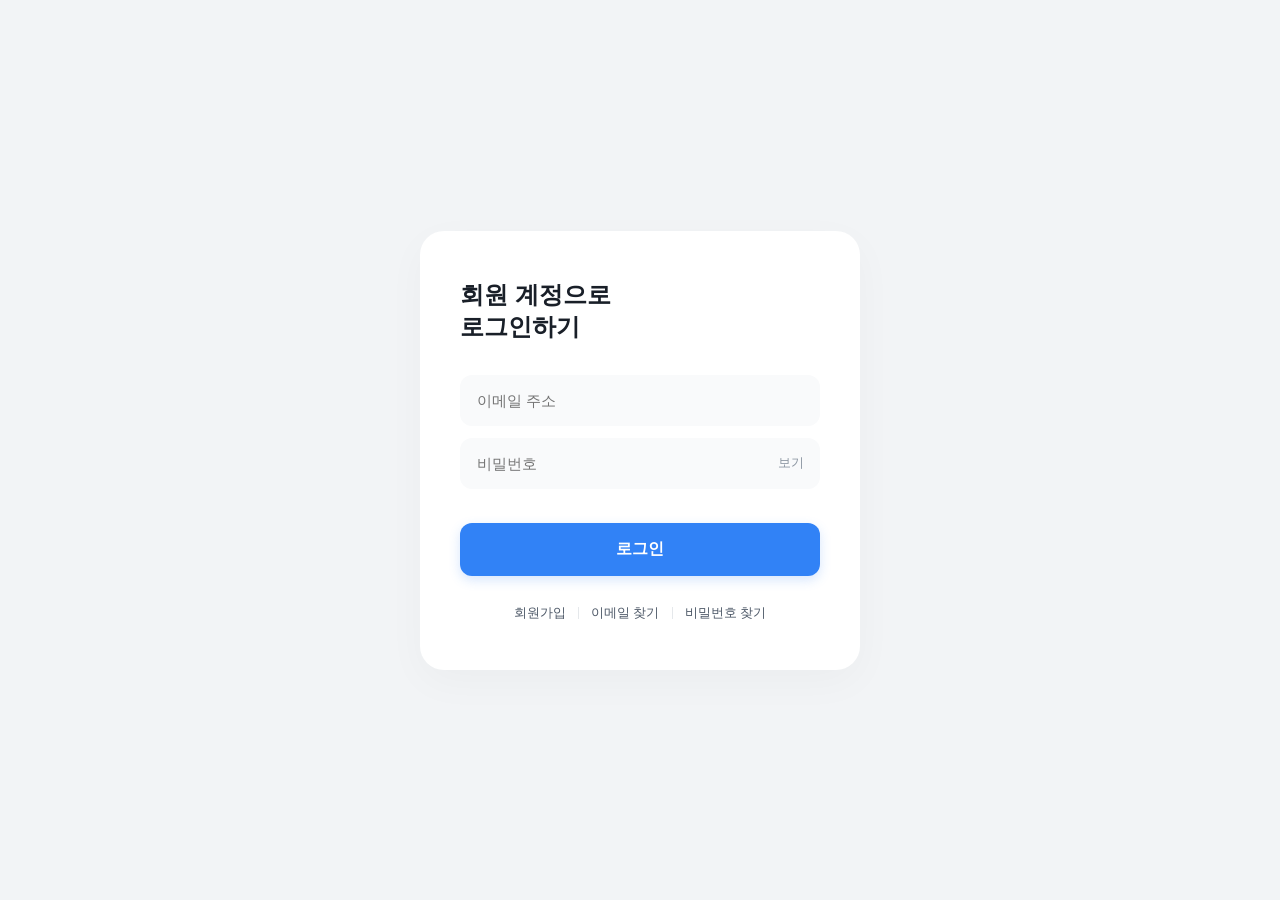
<file: index.html>
<!DOCTYPE html>
<html lang="ko">
<head>
    <meta charset="UTF-8">
    <meta name="viewport" content="width=device-width, initial-scale=1.0">
    <title>로그인</title>
    <style>
        body { font-family: -apple-system, BlinkMacSystemFont, "Malgun Gothic", "맑은 고딕", helvetica, sans-serif; background-color: #f2f4f6; display: flex; justify-content: center; align-items: center; height: 100vh; margin: 0; -webkit-font-smoothing: antialiased; }
        .login-container { background-color: #ffffff; padding: 48px 40px; border-radius: 24px; box-shadow: 0 12px 40px rgba(0, 0, 0, 0.03); width: 360px; }
        h2 { margin: 0 0 32px 0; color: #191f28; font-size: 24px; font-weight: 700; text-align: left; }
        .input-group { margin-bottom: 12px; }
        input { width: 100%; padding: 16px; background-color: #f9fafb; border: 1px solid transparent; border-radius: 12px; box-sizing: border-box; font-size: 15px; color: #191f28; outline: none; transition: all 0.2s ease; }
        input:hover { background-color: #f2f4f6; }
        input:focus { background-color: #ffffff; border-color: #3182f6; box-shadow: 0 0 0 1px #3182f6; }
        .password-container { position: relative; margin-bottom: 24px; width: 100%; }
        .password-container input { padding-right: 65px; }
        .password-container .toggle-btn { position: absolute; right: 16px; top: 50%; transform: translateY(-50%); color: #8b95a1; cursor: pointer; font-size: 13px; font-weight: 500; user-select: none; transition: color 0.2s ease; }
        .password-container .toggle-btn:hover { color: #4e5968; }
        button[type="submit"] { width: 100%; padding: 16px; background-color: #3182f6; color: #ffffff; border: none; border-radius: 12px; font-size: 16px; font-weight: 600; cursor: pointer; box-shadow: 0 4px 12px rgba(49, 130, 246, 0.2); transition: all 0.2s ease; margin-top: 10px; }
        button[type="submit"]:hover { background-color: #1b64da; box-shadow: 0 6px 16px rgba(49, 130, 246, 0.3); }
        button[type="submit"]:active { transform: scale(0.98); }
        .links { margin-top: 28px; display: flex; justify-content: center; align-items: center; font-size: 13px; gap: 12px; }
        .links a { color: #4e5968; text-decoration: none; font-weight: 500; transition: color 0.2s ease; }
        .links a:hover { color: #3182f6; }
        .links .divider { width: 1px; height: 12px; background-color: #e5e8eb; }
    </style>
</head>
<body>
    <div class="login-container">
        <h2>회원 계정으로<br>로그인하기</h2>
        
        <form id="loginForm">
            <div class="input-group">
                <input type="email" id="loginEmail" placeholder="이메일 주소" required>
            </div>
            
            <div class="password-container">
                <input type="password" id="loginPassword" placeholder="비밀번호" required>
                <span class="toggle-btn" id="togglePassword">보기</span>
            </div>
            
            <button type="submit">로그인</button>
        </form>
        
        <div class="links">
            <a href="register.html">회원가입</a>
            <div class="divider"></div>
            <a href="forgot-email.html">이메일 찾기</a>
            <div class="divider"></div>
            <a href="forgot-password.html">비밀번호 찾기</a>
        </div>
    </div>

    <script>
        // 비밀번호 보기/숨기기 토글
    const togglePassword = document.getElementById('togglePassword');
    const passwordInput = document.getElementById('loginPassword');

    togglePassword.addEventListener('click', function () {
        input = passwordInput;
        input.type = input.type === 'password' ? 'text' : 'password';
        this.textContent = input.type === 'password' ? '보기' : '숨기기';
    });

    // 로그인 제출 및 가상 검증 로직
    document.getElementById('loginForm').addEventListener('submit', function(e) {
        e.preventDefault(); 
        
        const email = document.getElementById('loginEmail').value.trim();
        const password = document.getElementById('loginPassword').value;
        
        const storedUserRaw = localStorage.getItem(`user_${email}`);
        
        if (!storedUserRaw) {
            alert('존재하지 않는 이메일 주소입니다. 회원가입을 먼저 진행해 주세요.');
            return;
        }

        const userData = JSON.parse(storedUserRaw);

        if (password === userData.password) {
            alert(`${userData.name}님, 환영합니다!`);
            
            // 💡 [보안 추가] 로그인 성공 증명서(토큰 역할)를 로컬 스토리지에 저장합니다.
            localStorage.setItem('isLoggedIn', 'true');
            localStorage.setItem('userNickname', userData.name);
            
            window.location.href = 'main.html'; 
        } else {
            alert('비밀번호가 일치하지 않습니다. 다시 확인해 주세요.');
        }
    });
    </script>
</body>
</html>
</file>
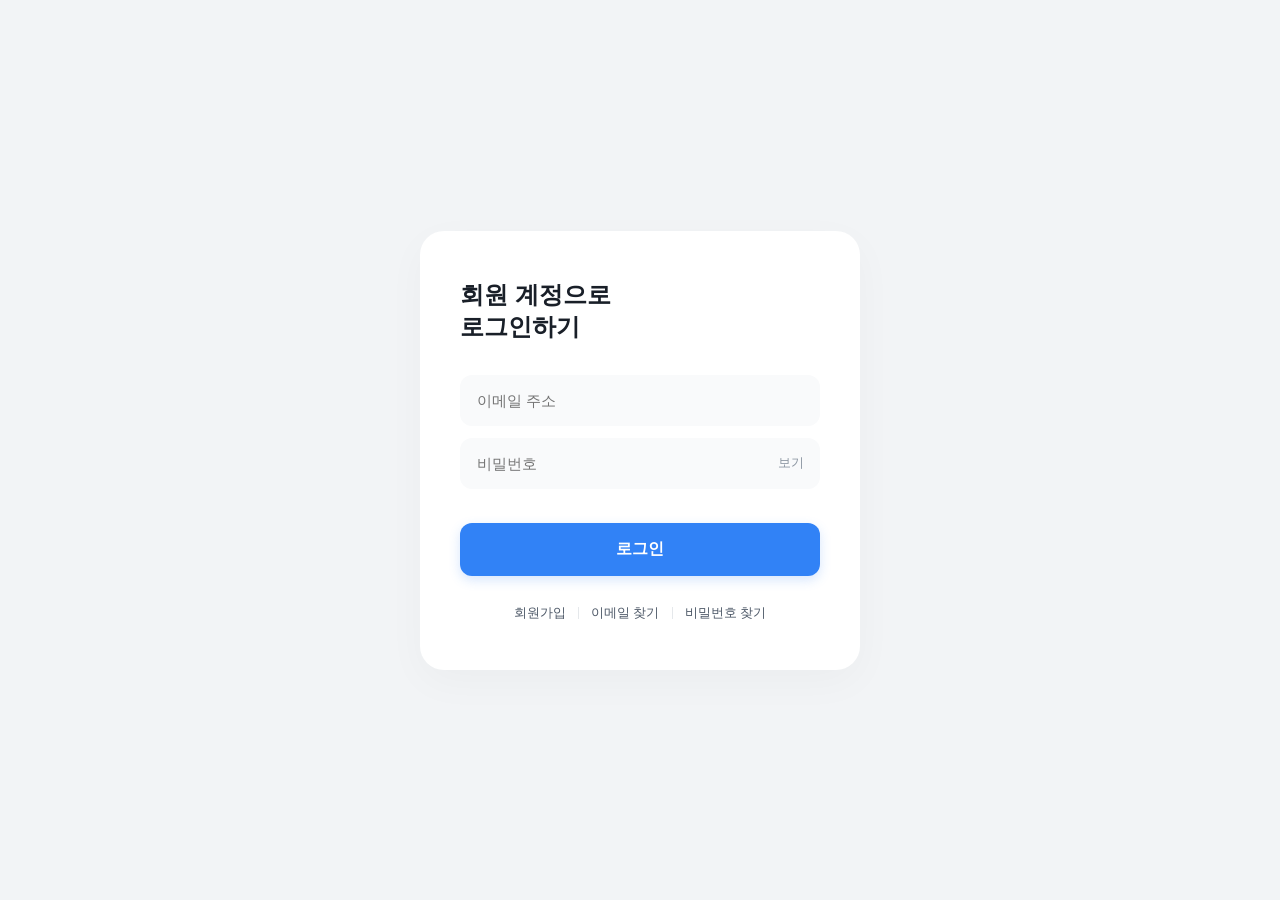
<file: edit-email.html>
<!DOCTYPE html>
<html lang="ko">
<head>
    <meta charset="UTF-8">
    <meta name="viewport" content="width=device-width, initial-scale=1.0">
    <title>이메일 변경</title>
    <style>
        * { box-sizing: border-box; margin: 0; padding: 0; }
        body { font-family: -apple-system, BlinkMacSystemFont, "Malgun Gothic", "맑은 고딕", helvetica, sans-serif; background-color: #f2f4f6; display: flex; justify-content: center; align-items: center; min-height: 100vh; margin: 0; -webkit-font-smoothing: antialiased; }
        .edit-container { background-color: #ffffff; padding: 48px 40px; border-radius: 24px; box-shadow: 0 12px 40px rgba(0, 0, 0, 0.03); width: 360px; }
        h2 { margin: 0 0 12px 0; color: #191f28; font-size: 24px; font-weight: 700; text-align: left; line-height: 1.4; }
        .section-title { font-size: 14px; font-weight: 600; color: #4e5968; margin: 24px 0 8px 0; text-align: left; }
        .input-group { margin-bottom: 24px; }
        input { width: 100%; padding: 16px; background-color: #f9fafb; border: 1px solid transparent; border-radius: 12px; box-sizing: border-box; font-size: 15px; color: #191f28; outline: none; transition: all 0.2s ease; }
        input:hover { background-color: #f2f4f6; }
        input:focus { background-color: #ffffff; border-color: #3182f6; box-shadow: 0 0 0 1px #3182f6; }
        button[type="submit"] { width: 100%; padding: 16px; background-color: #3182f6; color: #ffffff; border: none; border-radius: 12px; font-size: 16px; font-weight: 600; cursor: pointer; box-shadow: 0 4px 12px rgba(49, 130, 246, 0.2); transition: all 0.2s ease; }
        button[type="submit"]:hover { background-color: #1b64da; box-shadow: 0 6px 16px rgba(49, 130, 246, 0.3); }
        button[type="submit"]:active { transform: scale(0.98); }
        .btn-back { display: block; width: 100%; padding: 16px; background-color: #f2f4f6; color: #4e5968; border: none; border-radius: 12px; font-size: 15px; font-weight: 600; cursor: pointer; text-align: center; text-decoration: none; margin-top: 12px; transition: all 0.2s ease; }
        .btn-back:hover { background-color: #e5e8eb; color: #191f28; }
        .btn-back:active { transform: scale(0.98); }
    </style>
</head>
<body>
    <div class="edit-container">
        <h2>이메일 변경</h2>
        <form id="editEmailForm">
            <div class="section-title">새로운 이메일 주소</div>
            <div class="input-group">
                <input type="email" id="newEmail" placeholder="example@domain.com" required>
            </div>
            <button type="submit">이메일 저장</button>
            <a href="main.html" class="btn-back">이전으로 돌아가기</a>
        </form>
    </div>

    <script>
        // 💡 [보안 가드막] 로그인 안 한 유저 강제 추방
        window.addEventListener('DOMContentLoaded', () => {
            if (localStorage.getItem('isLoggedIn') !== 'true') {
                alert('로그인이 필요한 서비스입니다.');
                window.location.href = 'index.html';
            }
        });

        document.getElementById('editEmailForm').addEventListener('submit', function(e) {
            e.preventDefault();
            const newEmail = document.getElementById('newEmail').value.trim();
            const currentNickname = localStorage.getItem('userNickname');

            if (localStorage.getItem(`user_${newEmail}`)) {
                alert('이미 사용 중인 이메일 주소입니다.');
                return;
            }

            let userUpdated = false;
            for (let i = 0; i < localStorage.length; i++) {
                const key = localStorage.key(i);
                if (key.startsWith('user_')) {
                    const userData = JSON.parse(localStorage.getItem(key));
                    if (userData.name === currentNickname) {
                        userData.email = newEmail;
                        localStorage.setItem(`user_${newEmail}`, JSON.stringify(userData));
                        localStorage.removeItem(key);
                        userUpdated = true;
                        break;
                    }
                }
            }

            if (userUpdated) {
                alert(`이메일 계정이 변경되었습니다. 다시 로그인 해주세요.`);
                localStorage.removeItem('isLoggedIn'); // 보안을 위해 상태 파기
                window.location.href = 'index.html'; 
            }
        });
    </script>
</body>
</html>
</file>
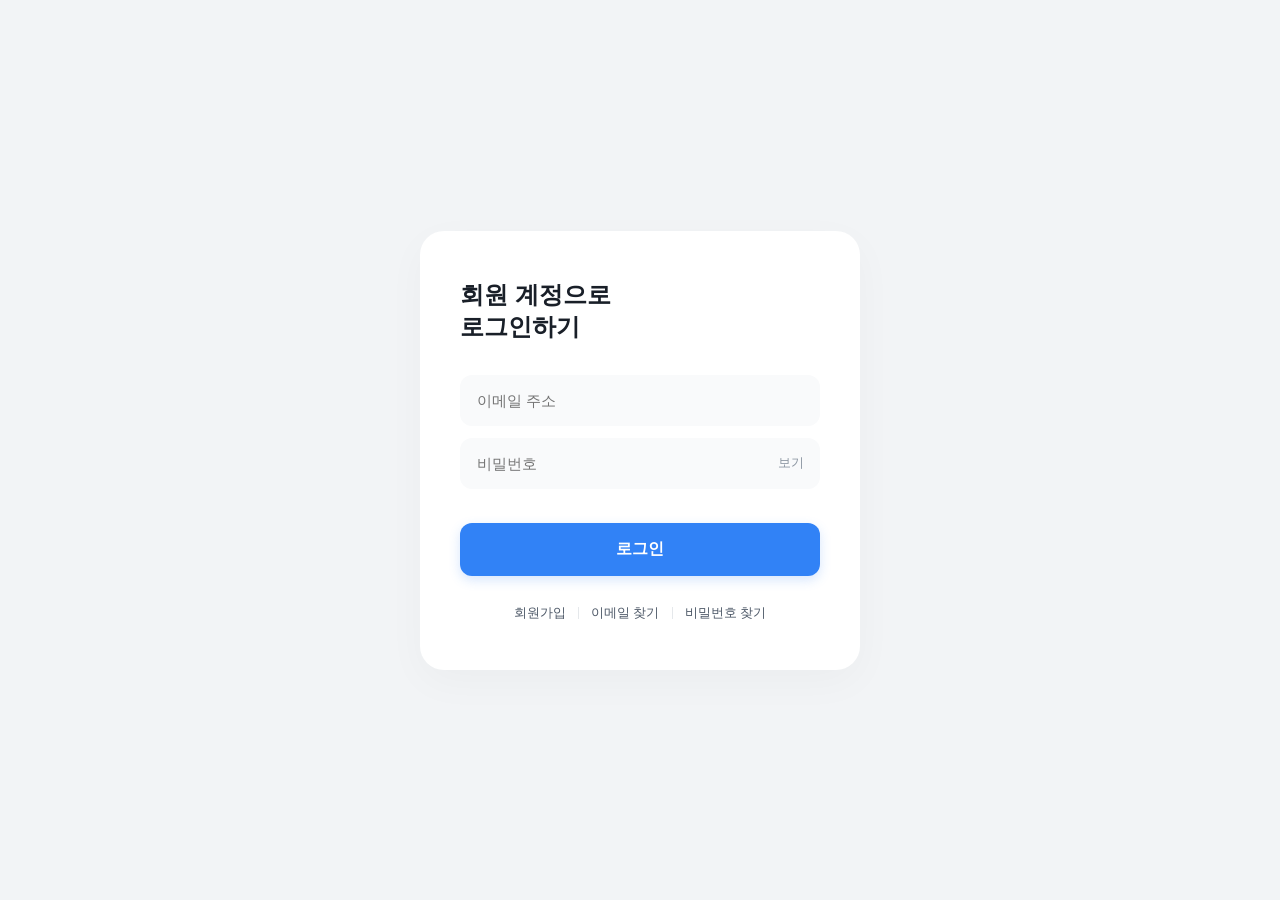
<file: edit-nickname.html>
<!DOCTYPE html>
<html lang="ko">
<head>
    <meta charset="UTF-8">
    <meta name="viewport" content="width=device-width, initial-scale=1.0">
    <title>닉네임 변경</title>
    <style>
        * { box-sizing: border-box; margin: 0; padding: 0; }
        body { font-family: -apple-system, BlinkMacSystemFont, "Malgun Gothic", "맑은 고딕", helvetica, sans-serif; background-color: #f2f4f6; display: flex; justify-content: center; align-items: center; min-height: 100vh; margin: 0; -webkit-font-smoothing: antialiased; }
        .edit-container { background-color: #ffffff; padding: 48px 40px; border-radius: 24px; box-shadow: 0 12px 40px rgba(0, 0, 0, 0.03); width: 360px; }
        h2 { margin: 0 0 12px 0; color: #191f28; font-size: 24px; font-weight: 700; text-align: left; line-height: 1.4; }
        .section-title { font-size: 14px; font-weight: 600; color: #4e5968; margin: 24px 0 8px 0; text-align: left; }
        .input-group { margin-bottom: 24px; }
        input { width: 100%; padding: 16px; background-color: #f9fafb; border: 1px solid transparent; border-radius: 12px; box-sizing: border-box; font-size: 15px; color: #191f28; outline: none; transition: all 0.2s ease; }
        input:hover { background-color: #f2f4f6; }
        input:focus { background-color: #ffffff; border-color: #3182f6; box-shadow: 0 0 0 1px #3182f6; }
        button[type="submit"] { width: 100%; padding: 16px; background-color: #3182f6; color: #ffffff; border: none; border-radius: 12px; font-size: 16px; font-weight: 600; cursor: pointer; box-shadow: 0 4px 12px rgba(49, 130, 246, 0.2); transition: all 0.2s ease; }
        button[type="submit"]:hover { background-color: #1b64da; box-shadow: 0 6px 16px rgba(49, 130, 246, 0.3); }
        button[type="submit"]:active { transform: scale(0.98); }
        .btn-back { display: block; width: 100%; padding: 16px; background-color: #f2f4f6; color: #4e5968; border: none; border-radius: 12px; font-size: 15px; font-weight: 600; cursor: pointer; text-align: center; text-decoration: none; margin-top: 12px; transition: all 0.2s ease; }
        .btn-back:hover { background-color: #e5e8eb; color: #191f28; }
        .btn-back:active { transform: scale(0.98); }
    </style>
</head>
<body>
    <div class="edit-container">
        <h2>닉네임 변경</h2>
        <form id="editNicknameForm">
            <div class="section-title">새로운 닉네임</div>
            <div class="input-group">
                <input type="text" id="newNickname" placeholder="새로운 닉네임 입력" required>
            </div>
            <button type="submit">닉네임 저장</button>
            <a href="main.html" class="btn-back">이전으로 돌아가기</a>
        </form>
    </div>

    <script>
        // 💡 [보안 가드막] 로그인 안 한 유저 강제 추방
        window.addEventListener('DOMContentLoaded', () => {
            if (localStorage.getItem('isLoggedIn') !== 'true') {
                alert('로그인이 필요한 서비스입니다.');
                window.location.href = 'index.html';
                return;
            }
            
            const savedNickname = localStorage.getItem('userNickname');
            if (savedNickname) { document.getElementById('newNickname').placeholder = `현재 닉네임: ${savedNickname}`; }
        });

        document.getElementById('editNicknameForm').addEventListener('submit', function(e) {
            e.preventDefault(); 
            const nickname = document.getElementById('newNickname').value.trim();
            
            localStorage.setItem('userNickname', nickname);
            alert(`닉네임이 [${nickname}](으)로 변경되었습니다.`);
            window.location.href = 'main.html'; 
        });
    </script>
</body>
</html>
</file>
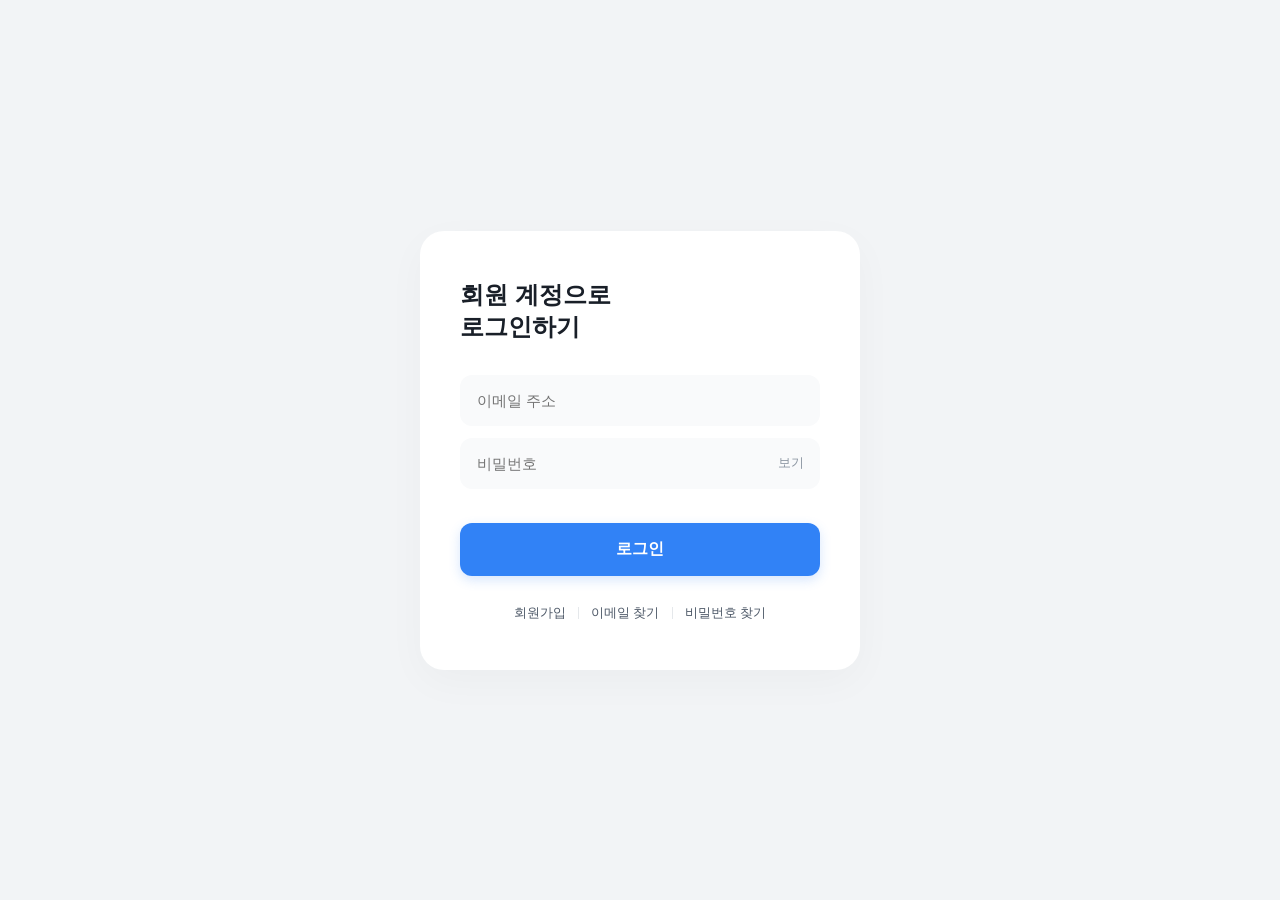
<file: edit-password.html>
<!DOCTYPE html>
<html lang="ko">
<head>
    <meta charset="UTF-8">
    <meta name="viewport" content="width=device-width, initial-scale=1.0">
    <title>비밀번호 변경</title>
    <style>
        /* 기본 스타일 및 배경 설정 */
        * { box-sizing: border-box; margin: 0; padding: 0; }
        body { 
            font-family: -apple-system, BlinkMacSystemFont, "Malgun Gothic", "맑은 고딕", helvetica, sans-serif; 
            background-color: #f2f4f6; 
            display: flex; 
            justify-content: center; 
            align-items: center; 
            min-height: 100vh; 
            margin: 0; 
            -webkit-font-smoothing: antialiased; 
        }
        
        /* 카드 레이아웃 */
        .edit-container { 
            background-color: #ffffff; 
            padding: 48px 40px; 
            border-radius: 24px; 
            box-shadow: 0 12px 40px rgba(0, 0, 0, 0.03); 
            width: 360px;
        }
        
        h2 { 
            margin: 0 0 12px 0; 
            color: #191f28; 
            font-size: 24px; 
            font-weight: 700; 
            text-align: left; 
            line-height: 1.4; 
        }
        
        .section-title { 
            font-size: 14px; 
            font-weight: 600; 
            color: #4e5968; 
            margin: 24px 0 8px 0; 
            text-align: left; 
        }
        
        /* 💡 보기 버튼 배치를 위해 인풋 그룹에 relative 속성 부여 */
        .input-group { 
            position: relative;
            margin-bottom: 12px; 
        }
        
        input { 
            width: 100%; 
            padding: 16px; 
            padding-right: 65px; /* 보기 버튼과 글자가 겹치지 않도록 여백 확보 */
            background-color: #f9fafb;
            border: 1px solid transparent; 
            border-radius: 12px; 
            box-sizing: border-box; 
            font-size: 15px; 
            color: #191f28;
            outline: none; 
            transition: all 0.2s ease; 
        }
        input:hover { background-color: #f2f4f6; }
        input:focus { background-color: #ffffff; border-color: #3182f6; box-shadow: 0 0 0 1px #3182f6; }
        
        /* 💡 index.html과 통일된 텍스트 형태의 토글 버튼 스타일 */
        .toggle-btn { 
            position: absolute; 
            right: 16px; 
            top: 50%; 
            transform: translateY(-50%); 
            color: #8b95a1; 
            cursor: pointer; 
            font-size: 13px; 
            font-weight: 500; 
            user-select: none; 
            transition: color 0.2s ease; 
        }
        .toggle-btn:hover { color: #4e5968; }

        .last-input { margin-bottom: 24px; }
        
        button[type="submit"] { width: 100%; padding: 16px; background-color: #3182f6; color: #ffffff; border: none; border-radius: 12px; font-size: 16px; font-weight: 600; cursor: pointer; box-shadow: 0 4px 12px rgba(49, 130, 246, 0.2); transition: all 0.2s ease; }
        button[type="submit"]:hover { background-color: #1b64da; box-shadow: 0 6px 16px rgba(49, 130, 246, 0.3); }
        button[type="submit"]:active { transform: scale(0.98); }
        
        .btn-back { display: block; width: 100%; padding: 16px; background-color: #f2f4f6; color: #4e5968; border: none; border-radius: 12px; font-size: 15px; font-weight: 600; cursor: pointer; text-align: center; text-decoration: none; margin-top: 12px; transition: all 0.2s ease; }
        .btn-back:hover { background-color: #e5e8eb; color: #191f28; }
        .btn-back:active { transform: scale(0.98); }
    </style>
</head>
<body>
    <div class="edit-container">
        <h2>비밀번호 변경</h2>
        <form id="editPasswordForm">
            <div class="section-title">새 비밀번호</div>
            <!-- 1번째 입력창 그룹 -->
            <div class="input-group">
                <input type="password" id="newPassword" placeholder="새 비밀번호 (8자 이상)" minlength="8" required>
                <span class="toggle-btn" id="toggleNewPassword">보기</span>
            </div>
            
            <!-- 2번째 입력창 그룹 -->
            <div class="input-group last-input">
                <input type="password" id="newPasswordConfirm" placeholder="새 비밀번호 확인" required>
                <span class="toggle-btn" id="toggleConfirmPassword">보기</span>
            </div>
            
            <button type="submit">비밀번호 저장</button>
            <a href="main.html" class="btn-back">이전으로 돌아가기</a>
        </form>
    </div>

    <script>
        // 💡 [보안 가드막] 로그인 안 한 유저 강제 추방
        window.addEventListener('DOMContentLoaded', () => {
            if (localStorage.getItem('isLoggedIn') !== 'true') {
                alert('로그인이 필요한 서비스입니다.');
                window.location.href = 'index.html';
            }
        });

        const setupToggle = (tId, iId) => {
            document.getElementById(tId).addEventListener('click', function() {
                const input = document.getElementById(iId);
                input.type = input.type === 'password' ? 'text' : 'password';
                this.textContent = input.type === 'password' ? '보기' : '숨기기';
            });
        };
        setupToggle('toggleNew', 'newPassword');
        setupToggle('toggleConfirm', 'newPasswordConfirm');

        document.getElementById('editPasswordForm').addEventListener('submit', function(e) {
            e.preventDefault(); 
            const password = document.getElementById('newPassword').value;
            const passwordConfirm = document.getElementById('newPasswordConfirm').value;
            
            if (password !== passwordConfirm) {
                alert('새 비밀번호가 서로 일치하지 않습니다.');
                return;
            }
            
            let userUpdated = false;
            const currentNickname = localStorage.getItem('userNickname');

            for (let i = 0; i < localStorage.length; i++) {
                const key = localStorage.key(i);
                if (key.startsWith('user_')) {
                    const userData = JSON.parse(localStorage.getItem(key));
                    if (userData.name === currentNickname) {
                        userData.password = password; 
                        localStorage.setItem(key, JSON.stringify(userData)); 
                        userUpdated = true;
                        break;
                    }
                }
            }

            if (userUpdated) {
                alert('비밀번호가 변경되었습니다. 다시 로그인 해주세요.');
                localStorage.removeItem('isLoggedIn'); // 보안을 위해 상태 파기
                window.location.href = 'index.html'; 
            }
        });
    </script>
</body>
</html>
</file>
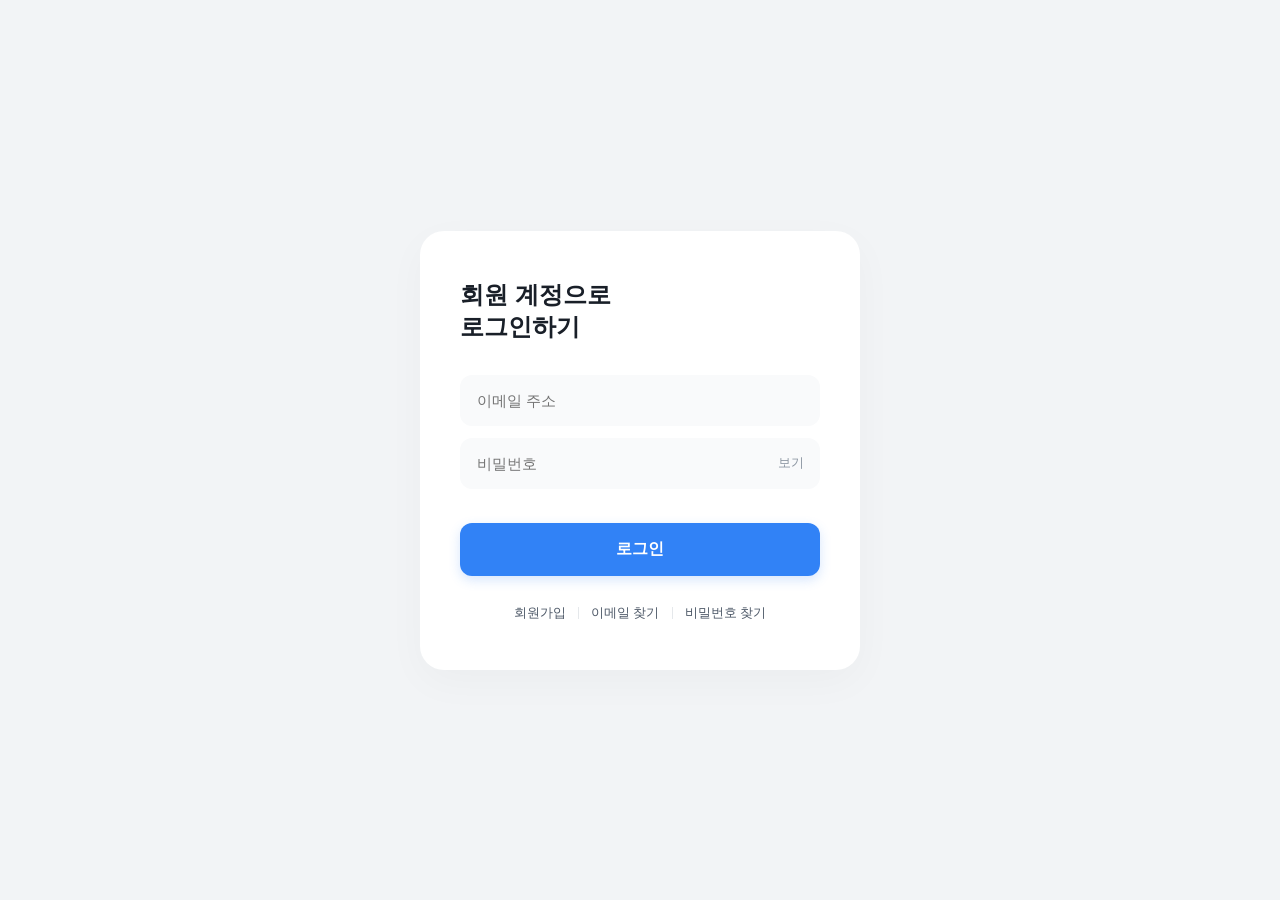
<file: edit-question.html>
<!DOCTYPE html>
<html lang="ko">
<head>
    <meta charset="UTF-8">
    <meta name="viewport" content="width=device-width, initial-scale=1.0">
    <title>본인확인 질문 변경</title>
    <style>
        * { box-sizing: border-box; margin: 0; padding: 0; }
        body { font-family: -apple-system, BlinkMacSystemFont, "Malgun Gothic", "맑은 고딕", helvetica, sans-serif; background-color: #f2f4f6; display: flex; justify-content: center; align-items: center; min-height: 100vh; margin: 0; -webkit-font-smoothing: antialiased; padding: 20px 0;}
        .edit-container { background-color: #ffffff; padding: 48px 40px; border-radius: 24px; box-shadow: 0 12px 40px rgba(0, 0, 0, 0.03); width: 360px; }
        h2 { margin: 0 0 12px 0; color: #191f28; font-size: 24px; font-weight: 700; text-align: left; line-height: 1.4; }
        .section-title { font-size: 14px; font-weight: 600; color: #4e5968; margin: 24px 0 8px 0; text-align: left; }
        .input-group { margin-bottom: 12px; }
        .last-group { margin-bottom: 24px; }
        input, select { width: 100%; padding: 16px; background-color: #f9fafb; border: 1px solid transparent; border-radius: 12px; box-sizing: border-box; font-size: 15px; color: #191f28; outline: none; transition: all 0.2s ease; appearance: none; -webkit-appearance: none; }
        select { background-image: url("data:image/svg+xml,%3Csvg xmlns='http://w3.org' width='24' height='24' viewBox='0 0 24 24' fill='none' stroke='%238b95a1' stroke-width='2' stroke-linecap='round' stroke-linejoin='round'%3E%3Cpolyline points='6 9 12 15 18 9'%3E%3C/polyline%3E%3C/svg%3E"); background-repeat: no-repeat; background-position: right 16px center; background-size: 16px; cursor: pointer; }
        input:hover, select:hover { background-color: #f2f4f6; }
        input:focus, select:focus { background-color: #ffffff; border-color: #3182f6; box-shadow: 0 0 0 1px #3182f6; }
        button[type="submit"] { width: 100%; padding: 16px; background-color: #3182f6; color: #ffffff; border: none; border-radius: 12px; font-size: 16px; font-weight: 600; cursor: pointer; box-shadow: 0 4px 12px rgba(49, 130, 246, 0.2); transition: all 0.2s ease; }
        button[type="submit"]:hover { background-color: #1b64da; box-shadow: 0 6px 16px rgba(49, 130, 246, 0.3); }
        button[type="submit"]:active { transform: scale(0.98); }
        .btn-back { display: block; width: 100%; padding: 16px; background-color: #f2f4f6; color: #4e5968; border: none; border-radius: 12px; font-size: 15px; font-weight: 600; cursor: pointer; text-align: center; text-decoration: none; margin-top: 12px; transition: all 0.2s ease; }
        .btn-back:hover { background-color: #e5e8eb; color: #191f28; }
        .btn-back:active { transform: scale(0.98); }
    </style>
</head>
<body>
    <div class="edit-container">
        <h2>본인확인 질문 변경</h2>
        <form id="editQuestionForm">
            <div class="section-title">새로운 확인 질문</div>
            <div class="input-group">
                <select id="question" required>
                    <option value="" disabled selected>질문을 선택해주세요</option>
                    <option value="q1">가장 기억에 남는 선생님 성함은?</option>
                    <option value="q2">처음 키웠던 반려동물의 이름은?</option>
                    <option value="q3">받았던 선물 중 가장 기억에 남는 것은?</option>
                    <option value="q4">가장 좋아하는 색깔은?</option>
                    <option value="q5">자신의 보물 제1호는?</option>
                    <option value="q6">자신의 인생 좌우명은?</option>
                    <option value="q7">가장 좋아하는 음식은?</option>
                    <option value="q8">어렸을 때 별명은?</option>
                    <option value="q9">처음 입학한 학교의 이름은?</option>
                    <option value="q10">인생에서 가장 기억에 남는 여행지는?</option>
                    <option value="q11">가장 즐겨듣는 음악은?</option>
                </select>
            </div>
            <div class="input-group last-group">
                <input type="text" id="answer" placeholder="새로운 답변 입력" required>
            </div>
            <button type="submit">질문 저장</button>
            <a href="main.html" class="btn-back">이전으로 돌아가기</a>
        </form>
    </div>

    <script>
        // 💡 [보안 가드막] 로그인 안 한 유저 강제 추방
        window.addEventListener('DOMContentLoaded', () => {
            if (localStorage.getItem('isLoggedIn') !== 'true') {
                alert('로그인이 필요한 서비스입니다.');
                window.location.href = 'index.html';
            }
        });

        document.getElementById('editQuestionForm').addEventListener('submit', function(e) {
            e.preventDefault();
            const question = document.getElementById('question').value;
            const answer = document.getElementById('answer').value.trim();
            const currentNickname = localStorage.getItem('userNickname');

            let userUpdated = false;
            for (let i = 0; i < localStorage.length; i++) {
                const key = localStorage.key(i);
                if (key.startsWith('user_')) {
                    const userData = JSON.parse(localStorage.getItem(key));
                    if (userData.name === currentNickname) {
                        userData.question = question; 
                        userData.answer = answer;     
                        localStorage.setItem(key, JSON.stringify(userData)); 
                        userUpdated = true;
                        break;
                    }
                }
            }

            if (userUpdated) {
                alert('본인확인 질문과 답변이 수정되었습니다.');
                window.location.href = 'main.html';
            }
        });
    </script>
</body>
</html>
</file>
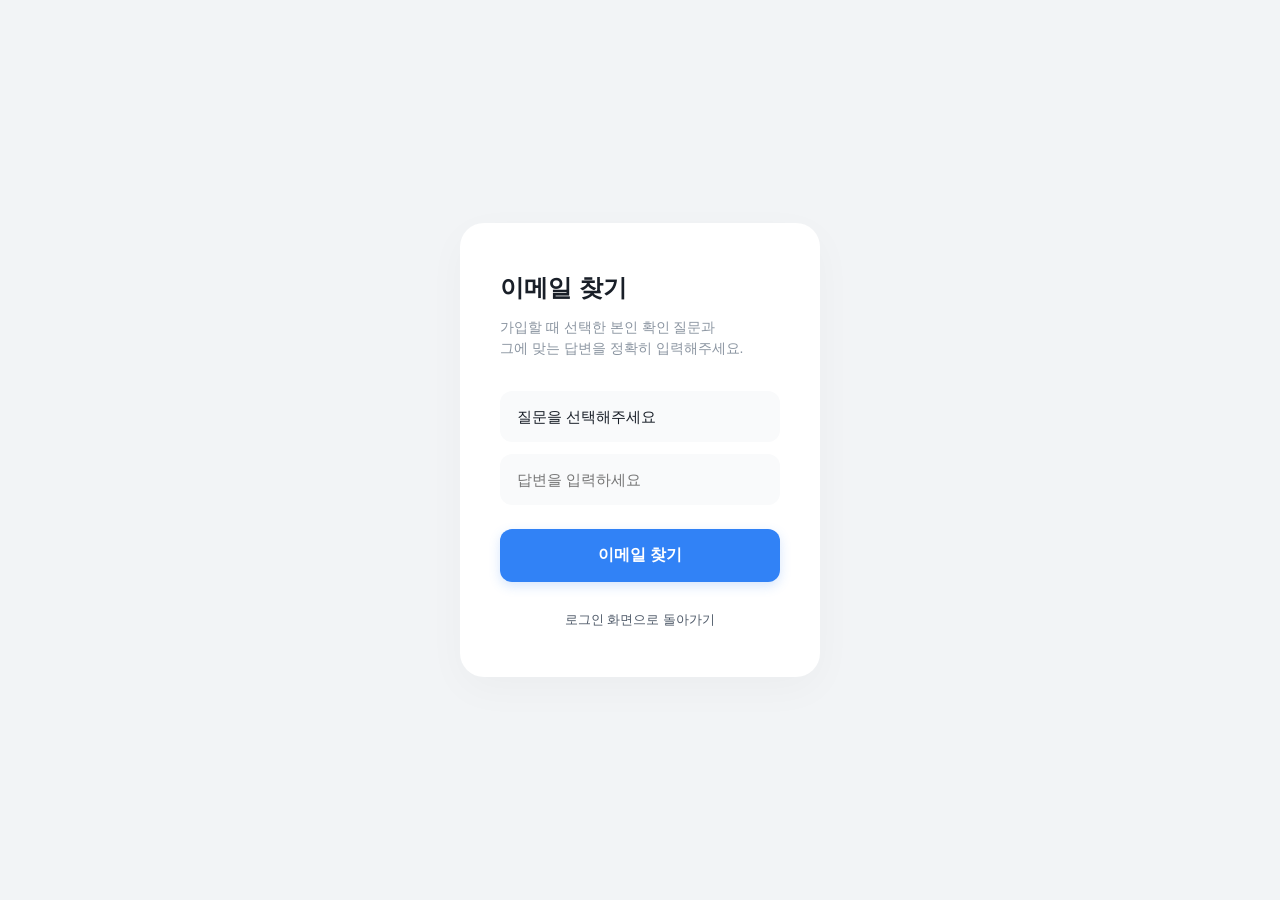
<file: forgot-email.html>
<!DOCTYPE html>
<html lang="ko">
<head>
    <meta charset="UTF-8">
    <meta name="viewport" content="width=device-width, initial-scale=1.0">
    <title>이메일 찾기</title>
    <style>
        /* 로그인, 회원가입 페이지와 완벽히 통일된 기본 시스템 서체 및 배경 설정 */
        body { 
            font-family: -apple-system, BlinkMacSystemFont, "Malgun Gothic", "맑은 고딕", helvetica, sans-serif; 
            background-color: #f2f4f6; 
            display: flex; 
            justify-content: center; 
            align-items: center; 
            min-height: 100vh; 
            margin: 0; 
            -webkit-font-smoothing: antialiased;
            padding: 20px 0;
            box-sizing: border-box;
        }

        /* 둥글고 입체감 있는 카드 레이아웃 */
        .container { 
            background-color: #ffffff; 
            padding: 48px 40px; 
            border-radius: 24px; 
            box-shadow: 0 12px 40px rgba(0, 0, 0, 0.03); 
            width: 360px; 
            box-sizing: border-box;
        }

        /* 타이틀 스타일: 왼쪽 정렬 및 두껍고 시원한 서체 */
        h2 { 
            margin: 0 0 12px 0; 
            color: #191f28; 
            font-size: 24px; 
            font-weight: 700;
            text-align: left;
            line-height: 1.4;
        }

        /* 안내 문구 스타일 */
        .subtitle {
            font-size: 14px;
            color: #8b95a1;
            margin: 0 0 32px 0;
            text-align: left;
            line-height: 1.5;
        }
        
        .form-group {
            margin-bottom: 12px;
        }

        /* 토스 스타일의 미니멀리즘을 위해 레이블은 숨기거나 제거 */
        label {
            display: none;
        }

        /* 입력 폼 및 선택창 공통 스타일 */
        input, select { 
            width: 100%; 
            padding: 16px; 
            background-color: #f9fafb;
            border: 1px solid transparent; 
            border-radius: 12px; 
            box-sizing: border-box; 
            font-size: 15px; 
            color: #191f28;
            outline: none; 
            transition: all 0.2s ease;
            appearance: none;
            -webkit-appearance: none;
        }

        /* select 태그용 세련된 화살표 아이콘 배경 추가 */
        select {
            background-image: url("data:image/svg+xml,%3Csvg xmlns='http://w3.org' width='24' height='24' viewBox='0 0 24 24' fill='none' stroke='%238b95a1' stroke-width='2' stroke-linecap='round' stroke-linejoin='round'%3E%3Cpolyline points='6 9 12 15 18 9'%3E%3C/polyline%3E%3C/svg%3E");
            background-repeat: no-repeat;
            background-position: right 16px center;
            background-size: 16px;
            cursor: pointer;
        }

        input:hover, select:hover {
            background-color: #f2f4f6;
        }

        input:focus, select:focus { 
            background-color: #ffffff;
            border-color: #3182f6; 
            box-shadow: 0 0 0 1px #3182f6;
        }

        /* 토스 시그니처 블루 버튼 */
        button { 
            width: 100%; 
            padding: 16px; 
            background-color: #3182f6; 
            color: #ffffff; 
            border: none; 
            border-radius: 12px; 
            font-size: 16px; 
            font-weight: 600; 
            cursor: pointer; 
            box-shadow: 0 4px 12px rgba(49, 130, 246, 0.2);
            transition: all 0.2s ease; 
            margin-top: 12px;
        }

        button:hover { 
            background-color: #1b64da; 
            box-shadow: 0 6px 16px rgba(49, 130, 246, 0.3);
        }

        button:active {
            transform: scale(0.98);
        }

        /* 하단 돌아가기 링크 */
        .back-link-box {
            margin-top: 28px;
            text-align: center;
        }

        .back-link-box a { 
            font-size: 13px;
            color: #4e5968; 
            text-decoration: none; 
            font-weight: 500;
            transition: color 0.2s ease;
        }

        .back-link-box a:hover { 
            color: #3182f6; 
        }

        /* 2단계: 결과 안내 화면 스타일 */
        .result-box { 
            display: none; 
        }

        /* 토스 감성의 강조된 결과 창 디자인 */
        .result-email { 
            font-size: 18px; 
            font-weight: 600; 
            color: #3182f6; 
            margin: 24px 0; 
            padding: 20px; 
            background-color: #f2f4f6; 
            border-radius: 16px; 
            text-align: center;
            word-break: break-all;
        }
    </style>
</head>
<body>

<div class="container">
    <!-- 1단계: 질문 및 답변 입력 화면 -->
    <div id="search-card">
        <h2>이메일 찾기</h2>
        <p class="subtitle">가입할 때 선택한 본인 확인 질문과<br>그에 맞는 답변을 정확히 입력해주세요.</p>
        
        <form id="find-form" onsubmit="handleFindEmail(event)">
            <div class="form-group">
                <label for="question">본인 확인 질문</label>
                <select id="question" required>
                    <option value="" disabled selected>질문을 선택해주세요</option>
                    <option value="q1">가장 기억에 남는 선생님 성함은?</option>
                    <option value="q2">처음 키웠던 반려동물의 이름은?</option>
                    <option value="q3">받았던 선물 중 가장 기억에 남는 것은?</option>
                    <option value="q4">가장 좋아하는 색깔은?</option>
                    <option value="q5">자신의 보물 제1호는?</option>
                    <option value="q6">자신의 인생 좌우명은?</option>
                    <option value="q7">가장 좋아하는 음식은?</option>
                    <option value="q8">어렸을 때 별명은?</option>
                    <option value="q9">처음 입학한 학교의 이름은?</option>
                    <option value="q10">인생에서 가장 기억에 남는 여행지는?</option>
                    <option value="q11">가장 즐겨듣는 음악은?</option>
                </select>
            </div>
            <div class="form-group">
                <label for="answer">답변 입력</label>
                <input type="text" id="answer" placeholder="답변을 입력하세요" required>
            </div>
            <button type="submit">이메일 찾기</button>
            
            <div class="back-link-box">
                <a href="index.html">로그인 화면으로 돌아가기</a>
            </div>
        </form>
    </div>

    <!-- 2단계: 결과 안내 화면 -->
    <div id="result-card" class="result-box">
        <h2>이메일 찾기 완료</h2>
        <p class="subtitle">입력하신 정보와 일치하는 이메일 계정입니다. 보안을 위해 일부 글자가 가려집니다.</p>
        <div class="result-email" id="user-email">user@example.com</div>
        <button onclick="location.reload()">로그인 화면으로</button>
    </div>
</div>

<script>
    function handleFindEmail(event) {
        event.preventDefault(); // 폼 제출 시 새로고침 방지

        const question = document.getElementById('question').value;
        const answer = document.getElementById('answer').value.trim();

        if (!question) {
            alert("본인 확인 질문을 선택해주세요.");
            return;
        }
        if (answer === "") {
            alert("답변을 입력해주세요.");
            return;
        }

        let foundEmail = null;

        // 로컬 스토리지에 가상 저장된 모든 회원 데이터를 순회하며 질문/답변 매칭 검사
        for (let i = 0; i < localStorage.length; i++) {
            const key = localStorage.key(i);
            
            // 회원 정보 키값인 것만 필터링 (user_로 시작하는 데이터)
            if (key.startsWith('user_')) {
                const userData = JSON.parse(localStorage.getItem(key));
                
                // 질문과 답변이 모두 일치하는 유저 발견 시
                if (userData.question === question && userData.answer === answer) {
                    foundEmail = userData.email;
                    break;
                }
            }
        }

        // 결과 처리
        if (foundEmail) {
            // 보안을 위해 이메일 아이디의 일부를 가려주는 마스킹 처리 (예: abcde****@naver.com)
            const [id, domain] = foundEmail.split('@');
            let maskedId = id;
            if (id.length > 3) {
                maskedId = id.substring(0, 3) + '*'.repeat(id.length - 3);
            } else {
                maskedId = id[0] + '*'.repeat(id.length - 1);
            }
            const displayEmail = `${maskedId}@${domain}`;

            // 결과 안내 화면단으로 가상 이메일 노출 및 화면 전환
            document.getElementById('user-email').innerText = displayEmail;
            document.getElementById('search-card').style.display = 'none';
            document.getElementById('result-card').style.display = 'block';
        } else {
            alert('입력하신 정보와 일치하는 회원 정보를 찾을 수 없습니다.');
        }
    }
</script>

</body>
</html>
</file>
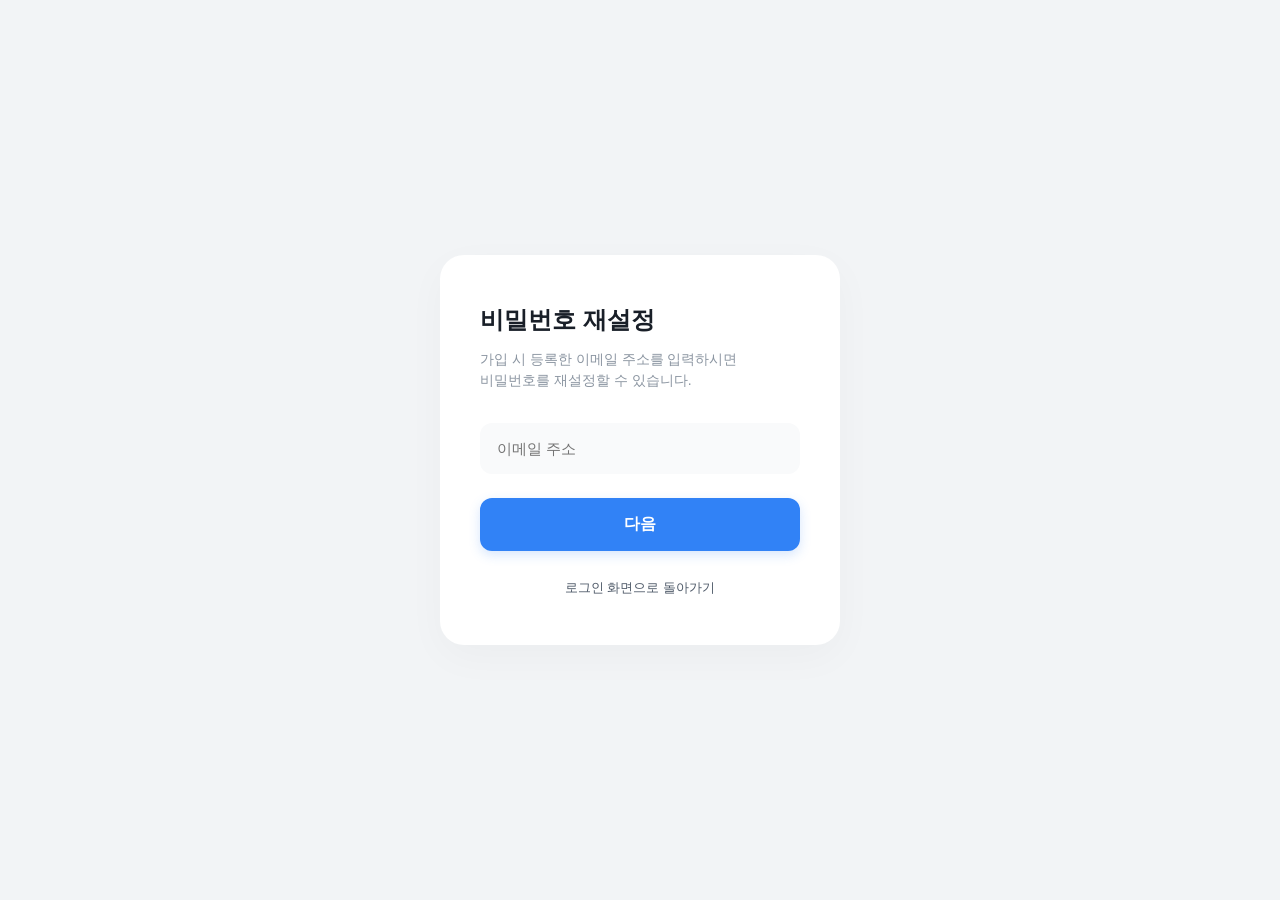
<file: forgot-password.html>
<!DOCTYPE html>
<html lang="ko">
<head>
    <meta charset="UTF-8">
    <meta name="viewport" content="width=device-width, initial-scale=1.0">
    <title>비밀번호 재설정</title>
    <style>
        * { box-sizing: border-box; margin: 0; padding: 0; }
        body { font-family: -apple-system, sans-serif; background-color: #f2f4f6; display: flex; justify-content: center; align-items: center; min-height: 100vh; margin: 0; -webkit-font-smoothing: antialiased; }
        .find-container { background-color: #ffffff; padding: 48px 40px; border-radius: 24px; box-shadow: 0 12px 40px rgba(0, 0, 0, 0.03); width: 400px; box-sizing: border-box; }
        h2 { margin: 0 0 12px 0; color: #191f28; font-size: 24px; font-weight: 700; text-align: left; line-height: 1.4; }
        .subtitle { font-size: 14px; color: #8b95a1; margin: 0 0 32px 0; text-align: left; line-height: 1.5; }
        .input-group { position: relative; margin-bottom: 12px; }
        input { width: 100%; padding: 16px; background-color: #f9fafb; border: 1px solid transparent; border-radius: 12px; box-sizing: border-box; font-size: 15px; color: #191f28; outline: none; transition: all 0.2s ease; }
        input:hover { background-color: #f2f4f6; }
        input:focus { background-color: #ffffff; border-color: #3182f6; box-shadow: 0 0 0 1px #3182f6; }
        input:disabled { background-color: #e5e8eb; color: #8b95a1; cursor: not-allowed; }
        .toggle-btn { position: absolute; right: 16px; top: 50%; transform: translateY(-50%); color: #8b95a1; cursor: pointer; font-size: 13px; user-select: none; }
        .password-message { font-size: 12px; margin: -6px 0 12px 6px; text-align: left; display: none; font-weight: 500; }
        button { width: 100%; padding: 16px; background-color: #3182f6; color: #ffffff; border: none; border-radius: 12px; font-size: 16px; font-weight: 600; cursor: pointer; box-shadow: 0 4px 12px rgba(49, 130, 246, 0.2); transition: all 0.2s ease; margin-top: 12px; }
        button:hover { background-color: #1b64da; }
        button:active { transform: scale(0.98); }
        .links { margin-top: 28px; text-align: center; font-size: 13px; }
        .links a { color: #4e5968; text-decoration: none; font-weight: 500; }
    </style>
</head>
<body>
    <div class="find-container">
        <!-- 1단계: 이메일 입력 화면 -->
        <div id="step-email">
            <h2>비밀번호 재설정</h2>
            <p class="subtitle">가입 시 등록한 이메일 주소를 입력하시면<br>비밀번호를 재설정할 수 있습니다.</p>
            <form id="emailForm">
                <div class="input-group"><input type="email" id="findEmail" placeholder="이메일 주소" required></div>
                <button type="submit">다음</button>
            </form>
        </div>

        <!-- 2단계: 비밀번호 재설정 화면 (평소에는 숨김) -->
        <div id="step-reset" style="display: none;">
            <h2>새 비밀번호 입력</h2>
            <p class="subtitle">안전한 서비스 이용을 위해<br>새로운 비밀번호를 입력해 주세요.</p>
            <form id="resetForm">
                <div class="input-group">
                    <input type="password" id="newPassword" style="padding-right:65px;" placeholder="새 비밀번호 (8자 이상, 조합 필수)" required>
                    <span class="toggle-btn" id="toggleNew">보기</span>
                </div>
                <div id="passwordMsg" class="password-message"></div>
                <div class="input-group" style="margin-bottom: 24px;">
                    <input type="password" id="newPasswordConfirm" style="padding-right:65px;" placeholder="새 비밀번호 확인" required>
                    <span class="toggle-btn" id="toggleConfirm">보기</span>
                </div>
                <button type="submit">비밀번호 저장</button>
            </form>
        </div>
        
        <div class="links"><a href="index.html">로그인 화면으로 돌아가기</a></div>
    </div>

    <script>
        // 보기/숨기기 토글
        const setupToggle = (tId, iId) => {
            document.getElementById(tId).addEventListener('click', function() {
                const input = document.getElementById(iId);
                input.type = input.type === 'password' ? 'text' : 'password';
                this.textContent = input.type === 'password' ? '보기' : '숨기기';
            });
        };
        setupToggle('toggleNew', 'newPassword');
        setupToggle('toggleConfirm', 'newPasswordConfirm');

        let targetEmailKey = "";
        let targetUserData = null;
        let isPassValid = false;

        // 1단계 이메일 검증
        document.getElementById('emailForm').addEventListener('submit', function(e) {
            e.preventDefault();
            const email = document.getElementById('findEmail').value.trim();
            targetEmailKey = `user_${email}`;
            const storedUser = localStorage.getItem(targetEmailKey);

            if (!storedUser) {
                alert('등록되지 않은 이메일 주소입니다.');
                return;
            }

            targetUserData = JSON.parse(storedUser);
            document.getElementById('step-email').style.display = 'none';
            document.getElementById('step-reset').style.display = 'block';
        });

        // 비밀번호 실시간 강도 검증 (가입창 코드 재활용)
        const pInput = document.getElementById('newPassword');
        const pMsg = document.getElementById('passwordMsg');
        pInput.addEventListener('input', function() {
            const v = this.value;
            pMsg.style.display = v ? "block" : "none";
            isPassValid = v.length >= 8 && /[A-Za-z]/.test(v) && /[0-9]/.test(v) && /[^A-Za-z0-9]/.test(v);
            pMsg.textContent = isPassValid ? "✅ 안전한 비밀번호입니다." : "❌ 8자 이상 영문/숫/특 조합 필수";
            pMsg.style.color = isPassValid ? "#2da44e" : "#f04452";
        });

        // 2단계 진짜 새 비밀번호 덮어쓰기 저장
        document.getElementById('resetForm').addEventListener('submit', function(e) {
            e.preventDefault();
            const password = document.getElementById('newPassword').value;
            const confirmPass = document.getElementById('newPasswordConfirm').value;

            if (!isPassValid) return alert('비밀번호 보안 규칙을 준수해 주세요.');
            if (password !== confirmPass) return alert('비밀번호가 일치하지 않습니다.');

            // 💡 기존 가입 데이터 무리에서 비밀번호만 교체하여 로컬스토리지 재저장
            targetUserData.password = password;
            localStorage.setItem(targetEmailKey, JSON.stringify(targetUserData));

            alert('비밀번호가 안전하게 재설정되었습니다. 새 정보로 로그인해 주세요.');
            window.location.href = 'index.html';
        });
    </script>
</body>
</html>
</file>
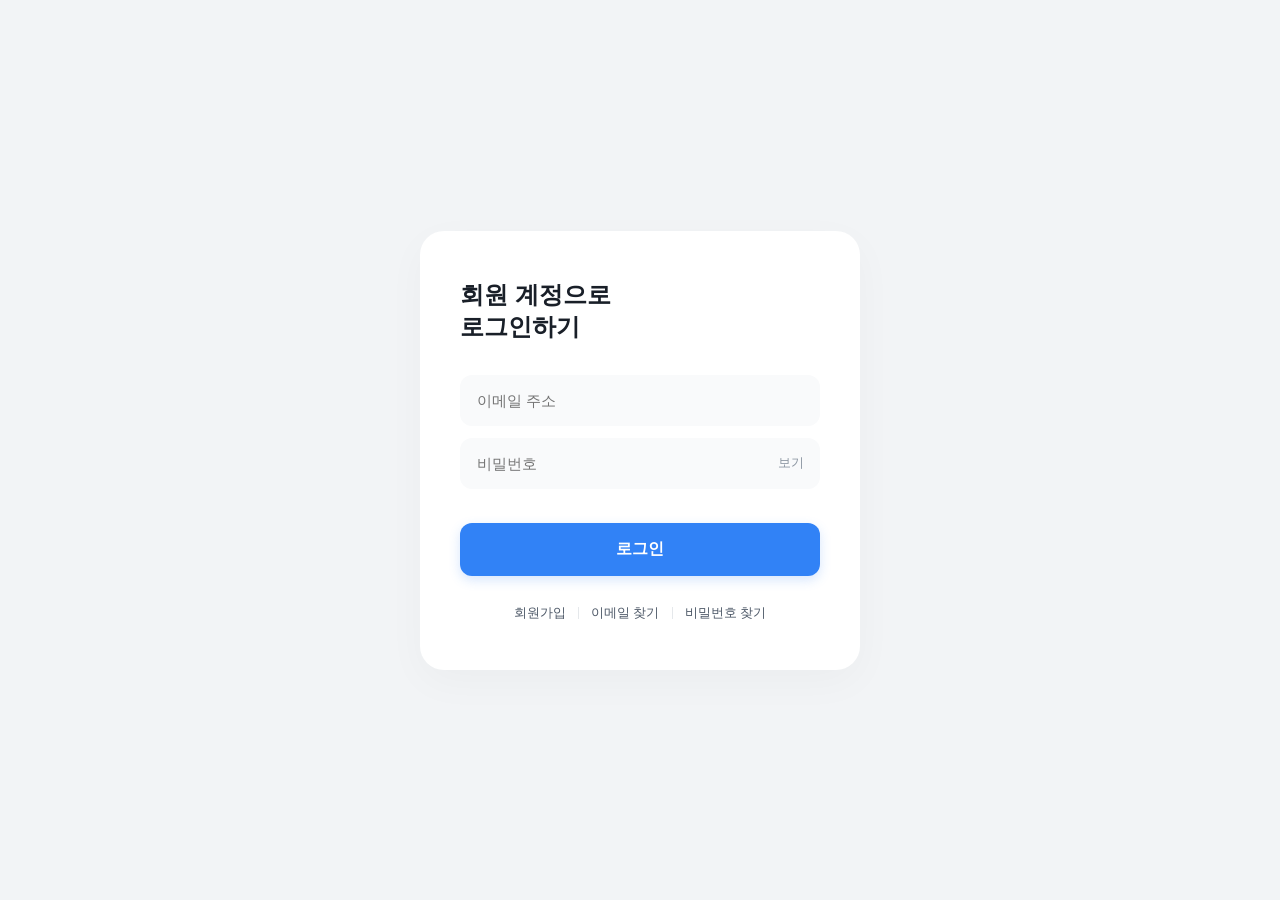
<file: main.html>
<!DOCTYPE html>
<html lang="ko">
<head>
    <meta charset="UTF-8">
    <meta name="viewport" content="width=device-width, initial-scale=1.0">
    <title>대시보드</title>
    <style>
        * { box-sizing: border-box; margin: 0; padding: 0; }
        body {
            font-family: -apple-system, BlinkMacSystemFont, "Segoe UI", sans-serif;
            background: #f2f4f6;
            color: #191f28;
            display: flex;
            justify-content: center;
            align-items: center;
            min-height: 100vh;
            padding: 16px;
        }
        .dashboard-layout {
            width: 100%;
            max-width: 400px;
            display: flex;
            flex-direction: column;
            gap: 16px;
        }
        .dashboard-card {
            background: #fff;
            border-radius: 24px;
            padding: 24px 20px;
            box-shadow: 0 12px 40px rgba(0,0,0,0.04);
            display: flex;
            align-items: center;
            justify-content: space-between;
            width: 100%;
            border: none;
            outline: none;
            text-align: left;
        }

        .profile-info { display: flex; align-items: center; gap: 14px; }
        .profile-img {
            width: 60px;
            height: 60px;
            border-radius: 50%;
            background: #e8f3ff;
            display: flex;
            justify-content: center;
            align-items: center;
            font-size: 32px;
            cursor: pointer;
            border: 2px solid #fff;
            box-shadow: 0 4px 10px rgba(0,0,0,0.05);
            user-select: none;
        }
        .profile-text .name { font-size: 20px; font-weight: 700; margin-bottom: 4px; }
        .profile-text .welcome { font-size: 14px; color: #8b95a1; line-height: 1.4; }

        .card-title { font-size: 16px; font-weight: 700; color: #4e5968; }
        .point-amount { font-size: 22px; font-weight: 700; color: #3182f6; }
        .btn-card { cursor: pointer; transition: all 0.2s; }
        .btn-card:hover { background: #f9fafb; transform: translateY(-1px); }
        .arrow-icon { font-size: 18px; font-weight: 700; color: #4e5968; }

        .modal {
            display: none;
            position: fixed;
            top: 0;
            left: 0;
            width: 100%;
            height: 100%;
            background: rgba(0,0,0,0.4);
            justify-content: center;
            align-items: center;
            z-index: 1000;
            padding: 20px;
        }
        .modal-content {
            background: #fff;
            padding: 24px;
            border-radius: 20px;
            width: 100%;
            max-width: 340px;
            text-align: center;
        }

        .avatar-list {
            display: flex;
            justify-content: center;
            flex-wrap: wrap;
            gap: 14px;
            margin: 20px 0;
            font-size: 34px;
        }
        .avatar-item {
            width: 55px;
            height: 55px;
            display: flex;
            justify-content: center;
            align-items: center;
            background: #f2f4f6;
            border-radius: 50%;
            cursor: pointer;
            transition: all 0.2s;
            border: none;
        }
        .avatar-item:hover { background: #e8f3ff; transform: scale(1.08); }

        .logout-btn {
            background: none;
            border: none;
            color: #8b95a1;
            cursor: pointer;
            font-weight: 500;
        }

        .close-btn {
            width: 100%;
            padding: 14px;
            background: #3182f6;
            color: #fff;
            border: none;
            border-radius: 12px;
            font-weight: 600;
            cursor: pointer;
        }
    </style>
</head>
<body>

    <main class="dashboard-layout">
        <section class="dashboard-card">
            <div class="profile-info">
                <div class="profile-img" id="profileImg">🦁</div>
                <div class="profile-text">
                    <div class="name">회원님</div>
                    <div class="welcome">동물 아이콘을<br>클릭해보세요</div>
                </div>
            </div>
            <button class="logout-btn" onclick="handleLogout()">로그아웃</button>
        </section>

        <section class="dashboard-card">
            <span class="card-title">나의 적립 포인트</span>
            <span class="point-amount">로딩 중...</span>
        </section>

        <button class="dashboard-card btn-card" onclick="sendPlayRequest()" style="border: 2px solid #3182f6;">
            <span class="card-title" style="color: #3182f6;">기기 제어 요청하기</span><span class="arrow-icon" style="color: #3182f6;">➔</span>
        </button>

        <button class="dashboard-card btn-card" onclick="location.href='edit-nickname.html'">
            <span class="card-title">닉네임 변경</span><span class="arrow-icon">➔</span>
        </button>
        <button class="dashboard-card btn-card" onclick="location.href='edit-password.html'">
            <span class="card-title">비밀번호 변경</span><span class="arrow-icon">➔</span>
        </button>
        <button class="dashboard-card btn-card" onclick="location.href='edit-question.html'">
            <span class="card-title">본인확인 질문 변경</span><span class="arrow-icon">➔</span>
        </button>
        <button class="dashboard-card btn-card" onclick="location.href='edit-email.html'">
            <span class="card-title">이메일 변경</span><span class="arrow-icon">➔</span>
        </button>
    </main>

    <div id="avatarModal" class="modal">
        <div class="modal-content">
            <h3 style="color:#191f28;">캐릭터 선택</h3>
            <div class="avatar-list">
                <button class="avatar-item">🦁</button>
                <button class="avatar-item">🐯</button>
                <button class="avatar-item">🐻‍❄️</button>
                <button class="avatar-item">🦛</button>
                <button class="avatar-item">🐱</button>
                <button class="avatar-item">🐶</button>
                <button class="avatar-item">🐹</button>
                <button class="avatar-item">🐋</button>
            </div>
            <button class="close-btn" onclick="document.getElementById('avatarModal').style.display='none'">닫기</button>
        </div>
    </div>

    <script>
    const pImg = document.getElementById('profileImg');
    const modal = document.getElementById('avatarModal');

    // 호스트까지만 지정하고, 엔드포인트는 각 fetch에서 붙인다.
    const SERVER_URL = "http://117.17.35.134:8000";

    window.addEventListener('DOMContentLoaded', async () => {
        const loginStatus = localStorage.getItem('isLoggedIn');

        if (loginStatus !== 'true') {
            alert('로그인이 필요한 서비스입니다. 로그인 페이지로 이동합니다.');
            window.location.replace('index.html');
            return;
        }

        const savedName = localStorage.getItem('userNickname');
        if (savedName) document.querySelector('.profile-text .name').textContent = savedName;

        const savedAvatar = localStorage.getItem('userAvatar');
        if (savedAvatar) pImg.textContent = savedAvatar;

        const memberId = localStorage.getItem('memberId') || 'waterflame0227@naver.com';
        await fetchMemberPoints(memberId);
    });

    async function fetchMemberPoints(memberId) {
        const pointElement = document.querySelector('.point-amount');
        try {
            const response = await fetch(`${SERVER_URL}/member/${encodeURIComponent(memberId)}/points`);
            const data = await response.json();

            if (response.ok && data.status === 'success') {
                pointElement.textContent = `${Number(data.points).toLocaleString()} P`;
                pointElement.style.color = '#3182f6';
            } else {
                pointElement.textContent = '조회 실패';
                pointElement.style.color = '#f04452';
            }
        } catch (error) {
            console.error('포인트 로딩 실패:', error);
            pointElement.textContent = '연결 실패';
            pointElement.style.color = '#f04452';
        }
    }

    async function sendPlayRequest() {
        const savedName = localStorage.getItem('userNickname') || '회원님';
        const savedId = localStorage.getItem('memberId') || 'waterflame0227@naver.com';
        const targetTopic = 'esp32/random';

        const requestData = {
            member_name: savedName,
            member_id: savedId,
            topic_name: targetTopic
        };

        try {
            const response = await fetch(`${SERVER_URL}/execute`, {
                method: 'POST',
                headers: {
                    'Content-Type': 'application/json'
                },
                body: JSON.stringify(requestData)
            });

            const data = await response.json();

            if (response.ok && data.status === 'success') {
                alert(`요청 성공! 생성된 랜덤 키: ${data.generated_random_key}`);
            } else {
                alert(`요청 실패: ${data.detail || '알 수 없는 오류'}`);
            }
        } catch (error) {
            console.error('서버 통신 실패:', error);
            alert('서버 연결에 실패했습니다. 백엔드가 켜져있는지 확인하세요.');
        }
    }

    pImg.addEventListener('click', () => modal.style.display = 'flex');

    modal.addEventListener('click', (e) => {
        if (e.target === modal) modal.style.display = 'none';
    });

    document.querySelector('.avatar-list').addEventListener('click', (e) => {
        const targetButton = e.target.closest('.avatar-item');
        if (targetButton) {
            const emoji = targetButton.textContent;
            pImg.textContent = emoji;
            localStorage.setItem('userAvatar', emoji);
            modal.style.display = 'none';
        }
    });

    function handleLogout() {
        if (confirm('로그아웃 하시겠습니까?')) {
            localStorage.removeItem('isLoggedIn');
            localStorage.removeItem('memberId');
            window.location.replace('index.html');
        }
    }
    </script>
</body>
</html>
</file>
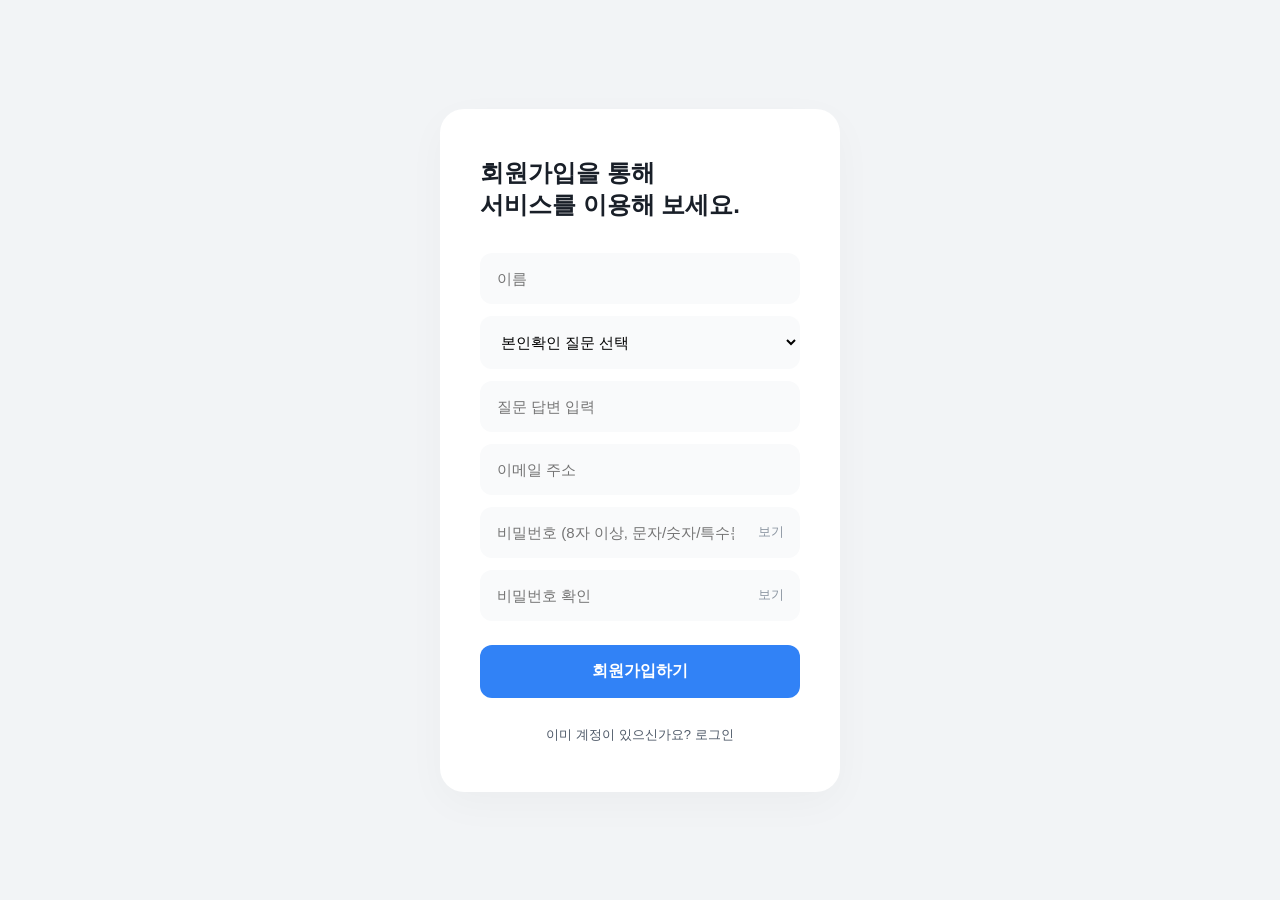
<file: register.html>
<!DOCTYPE html>
<html lang="ko">
<head>
    <meta charset="UTF-8">
    <title>회원가입</title>
    <style>
        body { font-family: -apple-system, sans-serif; background: #f2f4f6; display: flex; justify-content: center; align-items: center; min-height: 100vh; margin: 0; }
        
        /* 💡 [변경] 가로폭을 360px에서 400px로 넓혀 텍스트 공간을 충분히 확보했습니다. */
        .register-container { 
            background: #fff; 
            padding: 48px 40px; 
            border-radius: 24px; 
            box-shadow: 0 12px 40px rgba(0,0,0,0.03); 
            width: 400px; 
            box-sizing: border-box; 
        }
        
        h2 { margin: 0 0 32px 0; color: #191f28; font-size: 24px; font-weight: 700; }
        .input-group { position: relative; margin-bottom: 12px; }
        input, select { width: 100%; padding: 16px; background: #f9fafb; border: 1px solid transparent; border-radius: 12px; box-sizing: border-box; font-size: 15px; outline: none; }
        input:focus, select:focus { background: #fff; border-color: #3182f6; box-shadow: 0 0 0 1px #3182f6; }
        .toggle-btn { position: absolute; right: 16px; top: 50%; transform: translateY(-50%); color: #8b95a1; cursor: pointer; font-size: 13px; user-select: none; }
        .password-message { font-size: 12px; margin: -6px 0 12px 6px; text-align: left; display: none; font-weight: 500; }
        button { width: 100%; padding: 16px; background: #3182f6; color: #fff; border: none; border-radius: 12px; font-size: 16px; font-weight: 600; cursor: pointer; margin-top: 12px; }
        button:active { transform: scale(0.98); }
        .links { margin-top: 28px; text-align: center; font-size: 13px; }
        .links a { color: #4e5968; text-decoration: none; }
    </style>
</head>
<body>
    <div class="register-container">
        <h2>회원가입을 통해<br>서비스를 이용해 보세요.</h2>
        <form id="registerForm">
            <div class="input-group"><input type="text" id="regName" placeholder="이름" required></div>
            <div class="input-group">
                <select id="question" required>
                    <option value="" disabled selected>본인확인 질문 선택</option>
                    <option value="q1">가장 기억에 남는 선생님 성함은?</option>
                    <option value="q2">처음 키웠던 반려동물의 이름은?</option>
                    <option value="q3">받았던 선물 중 가장 기억에 남는 것은?</option>
                    <option value="q4">가장 좋아하는 색깔은?</option>
                </select>
            </div>
            <div class="input-group"><input type="text" id="answer" placeholder="질문 답변 입력" required></div>
            <div class="input-group"><input type="email" id="regEmail" placeholder="이메일 주소" required></div>
            
            <!-- 가로폭이 넓어져서 이제 원래 긴 글자도 잘림 없이 깔끔하게 수용합니다. -->
            <div class="input-group">
                <input type="password" id="regPassword" style="padding-right:65px;" placeholder="비밀번호 (8자 이상, 문자/숫자/특수문자 조합)" required>
                <span class="toggle-btn" id="toggleRegPassword">보기</span>
            </div>
            <div id="passwordMsg" class="password-message"></div>
            
            <div class="input-group">
                <input type="password" id="regPasswordConfirm" style="padding-right:65px;" placeholder="비밀번호 확인" required>
                <span class="toggle-btn" id="toggleConfirmPassword">보기</span>
            </div>
            <button type="submit">회원가입하기</button>
        </form>
        <div class="links"><a href="index.html">이미 계정이 있으신가요? 로그인</a></div>
    </div>

    <script>
        const setupToggle = (tId, iId) => {
            document.getElementById(tId).addEventListener('click', function() {
                const input = document.getElementById(iId);
                input.type = input.type === 'password' ? 'text' : 'password';
                this.textContent = input.type === 'password' ? '보기' : '숨기기';
            });
        };
        setupToggle('toggleRegPassword', 'regPassword');
        setupToggle('toggleConfirmPassword', 'regPasswordConfirm');

        const pInput = document.getElementById('regPassword');
        const pMsg = document.getElementById('passwordMsg');
        let isPassValid = false;

        pInput.addEventListener('input', function() {
            const v = this.value;
            pMsg.style.display = v ? "block" : "none";
            
            isPassValid = v.length >= 8 && /[A-Za-z]/.test(v) && /[0-9]/.test(v) && /[^A-Za-z0-9]/.test(v);
            pMsg.textContent = isPassValid ? "✅ 안전한 비밀번호입니다." : "❌ 8자 이상 영문/숫자/특수문자를 조합하세요.";
            pMsg.style.color = isPassValid ? "#2da44e" : "#f04452";
        });

        document.getElementById('registerForm').addEventListener('submit', function(e) {
            e.preventDefault();
            const email = document.getElementById('regEmail').value.trim();
            const password = document.getElementById('regPassword').value;

            if (localStorage.getItem(`user_${email}`)) return alert('이미 가입된 이메일 주소입니다.');
            if (!isPassValid) return alert('비밀번호 보안 규칙을 준수해 주세요.');
            if (password !== document.getElementById('regPasswordConfirm').value) return alert('비밀번호가 일치하지 않습니다.');

            const userData = {
                name: document.getElementById('regName').value.trim(),
                email: email, password: password,
                question: document.getElementById('question').value,
                answer: document.getElementById('answer').value.trim()
            };

            localStorage.setItem(`user_${email}`, JSON.stringify(userData));
            localStorage.setItem('userNickname', userData.name);
            alert(`${userData.name}님, 가입이 완료되었습니다!`);
            window.location.href = 'index.html';
        });
    </script>
</body>
</html>
</file>
